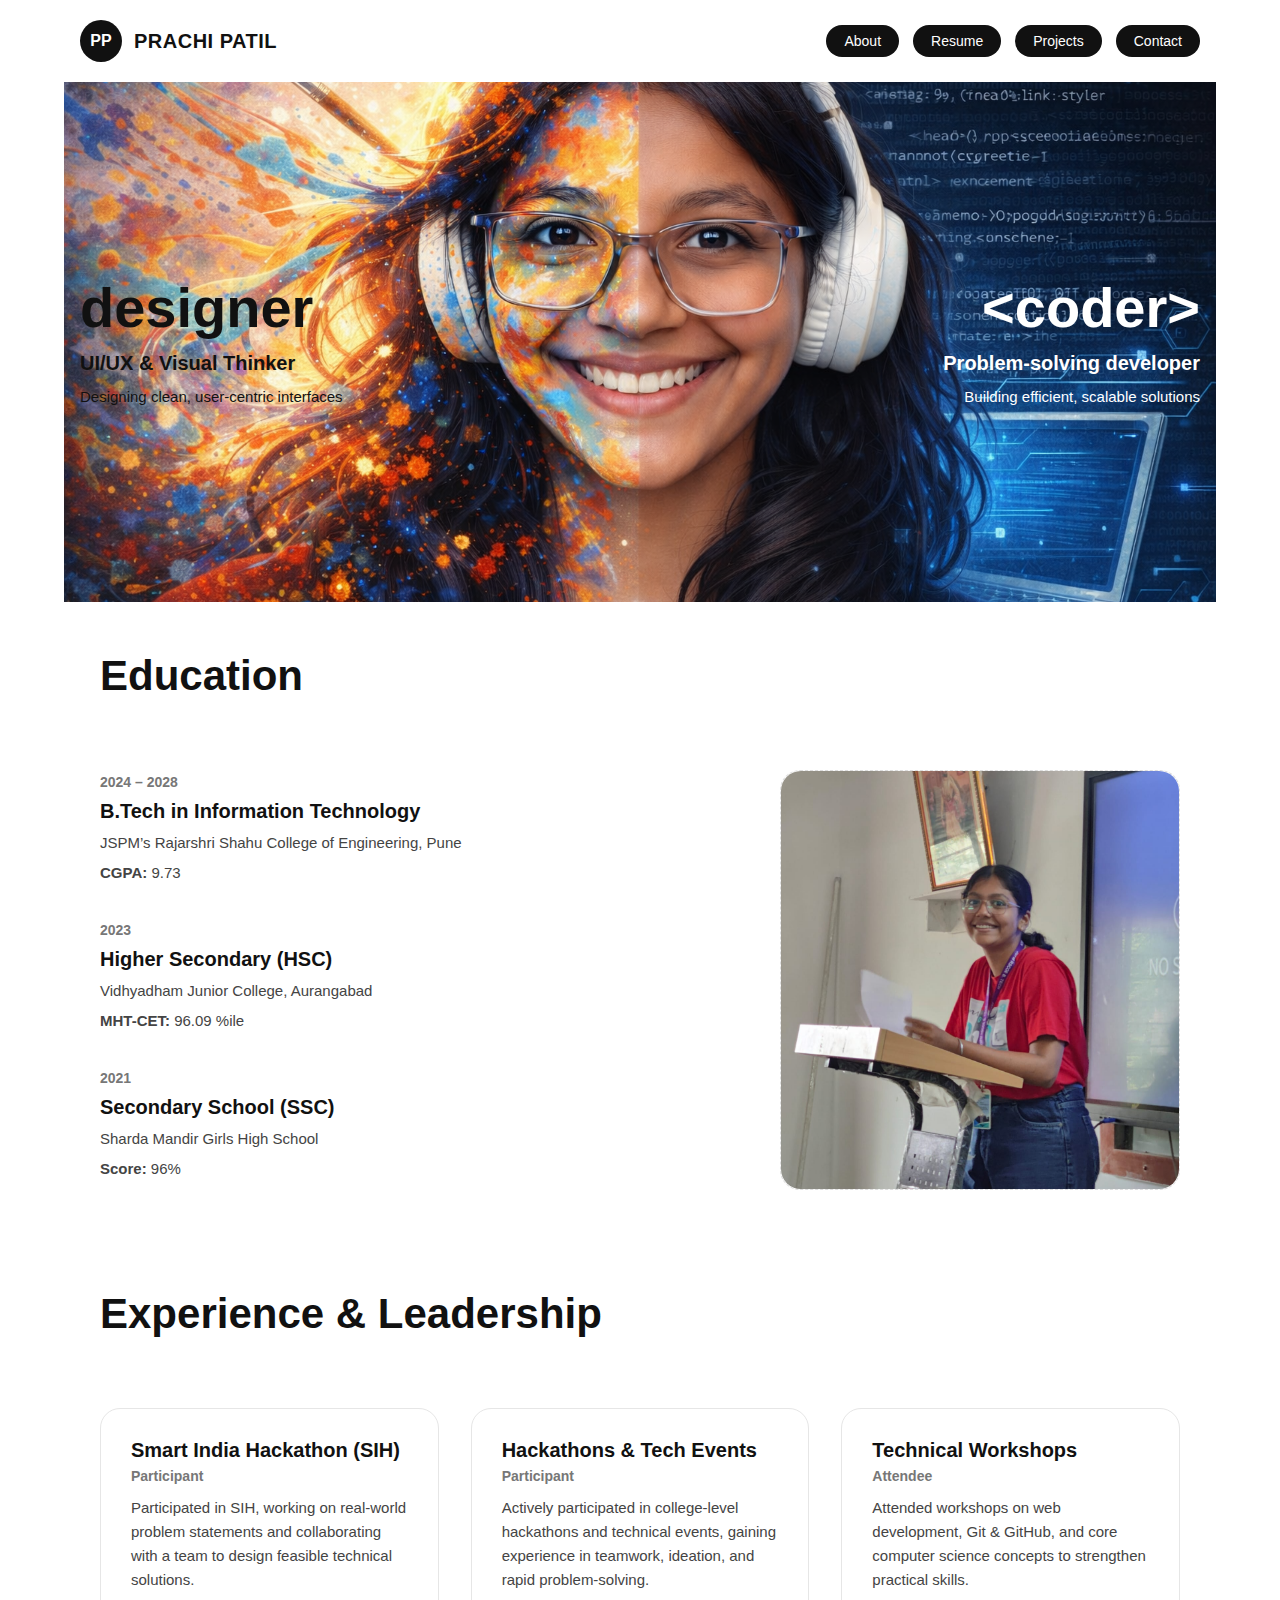
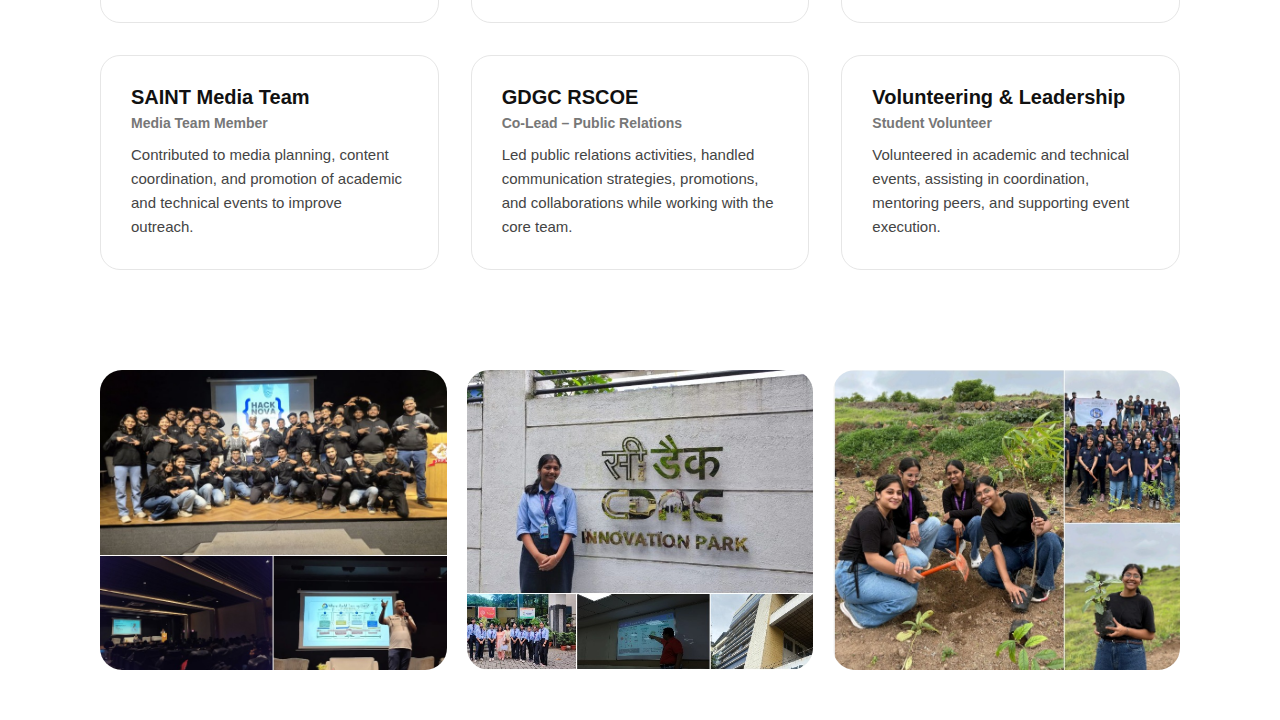
<file: index.html>
<!DOCTYPE html>
<html lang="en">
<head>
  <meta charset="UTF-8" />
  <meta name="viewport" content="width=device-width, initial-scale=1.0" />
  <title>Prachi Patil | Portfolio</title>

  <link rel="stylesheet" href="css/style.css" />
</head>
<body>

  <header class="header">
    <nav class="navbar">
      <div class="logo-container">
      <div class="logo-circle">PP</div>
      <span class="logo-text">PRACHI PATIL</span>
      </div>


      <ul class="nav-links">
        <li><a href="about.html">About</a></li>
        <li><a href="PRACHI PATIL resume.pdf" target="_blank">Resume</a></li>
        <li><a href="projects.html">Projects</a></li>
        <li><a href="contact.html">Contact</a></li>
    </ul>
    </nav>
  </header>

  <main>
    <section class="hero">

      <div class="hero-left">
        <h1>designer</h1>
        <h3>UI/UX & Visual Thinker</h3>
        <p>Designing clean, user-centric interfaces</p>
      </div>

      <div class="hero-right">
        <h1>&lt;coder&gt;</h1>
        <h3>Problem-solving developer</h3>
        <p>Building efficient, scalable solutions</p>
      </div>
    </section>
    
    <section class="education">
  <h2>Education</h2>

  <div class="education-layout">

    <!-- LEFT: Education Blocks -->
    <div class="education-blocks">

      <div class="edu-card">
        <span class="edu-year">2024 – 2028</span>
        <h3>B.Tech in Information Technology</h3>
        <p>JSPM’s Rajarshri Shahu College of Engineering, Pune</p>
        <p><strong>CGPA:</strong> 9.73</p>
      </div>

      <div class="edu-card">
        <span class="edu-year">2023</span>
        <h3>Higher Secondary (HSC)</h3>
        <p>Vidhyadham Junior College, Aurangabad</p>
        <p><strong>MHT-CET:</strong> 96.09 %ile</p>
      </div>

      <div class="edu-card">
        <span class="edu-year">2021</span>
        <h3>Secondary School (SSC)</h3>
        <p>Sharda Mandir Girls High School</p>
        <p><strong>Score:</strong> 96%</p>
      </div>

    </div>

    <!-- RIGHT: Image -->
    <div class="education-image">
      <!-- Add image later -->
      <img src="assets/images/collage.jpeg" alt="Education"> 
    </div>

  </div>
</section>
   <!-- experence -->
    <section class="experience">
  <h2>Experience & Leadership</h2>

  <div class="experience-blocks">

    <div class="exp-card">
      <h3>Smart India Hackathon (SIH)</h3>
      <p class="exp-role">Participant</p>
      <p class="exp-desc">
        Participated in SIH, working on real-world problem statements and
        collaborating with a team to design feasible technical solutions.
      </p>
    </div>

    <div class="exp-card">
      <h3>Hackathons & Tech Events</h3>
      <p class="exp-role">Participant</p>
      <p class="exp-desc">
        Actively participated in college-level hackathons and technical events,
        gaining experience in teamwork, ideation, and rapid problem-solving.
      </p>
    </div>

    <div class="exp-card">
      <h3>Technical Workshops</h3>
      <p class="exp-role">Attendee</p>
      <p class="exp-desc">
        Attended workshops on web development, Git & GitHub, and core computer
        science concepts to strengthen practical skills.
      </p>
    </div>

    <div class="exp-card">
      <h3>SAINT Media Team</h3>
      <p class="exp-role">Media Team Member</p>
      <p class="exp-desc">
        Contributed to media planning, content coordination, and promotion of
        academic and technical events to improve outreach.
      </p>
    </div>

    <div class="exp-card">
      <h3>GDGC RSCOE</h3>
      <p class="exp-role">Co-Lead – Public Relations</p>
      <p class="exp-desc">
        Led public relations activities, handled communication strategies,
        promotions, and collaborations while working with the core team.
      </p>
    </div>

    <div class="exp-card">
      <h3>Volunteering & Leadership</h3>
      <p class="exp-role">Student Volunteer</p>
      <p class="exp-desc">
        Volunteered in academic and technical events, assisting in coordination,
        mentoring peers, and supporting event execution.
      </p>
    </div>

  </div>
</section>
<!-- end -->
   <section class="experience-gallery">

  <div class="gallery-grid">
    <div class="gallery-item">
      <img src="assets/images/exp1.jpeg" alt="Experience Image 1">
    </div>

    <div class="gallery-item">
      <img src="assets/images/exp2.jpeg" alt="Experience Image 2">
    </div>

    <div class="gallery-item">
      <img src="assets/images/exp3.jpeg" alt="Experience Image 3">
    </div>
  </div>

</section>

  </main>

</body>
</html>
</file>
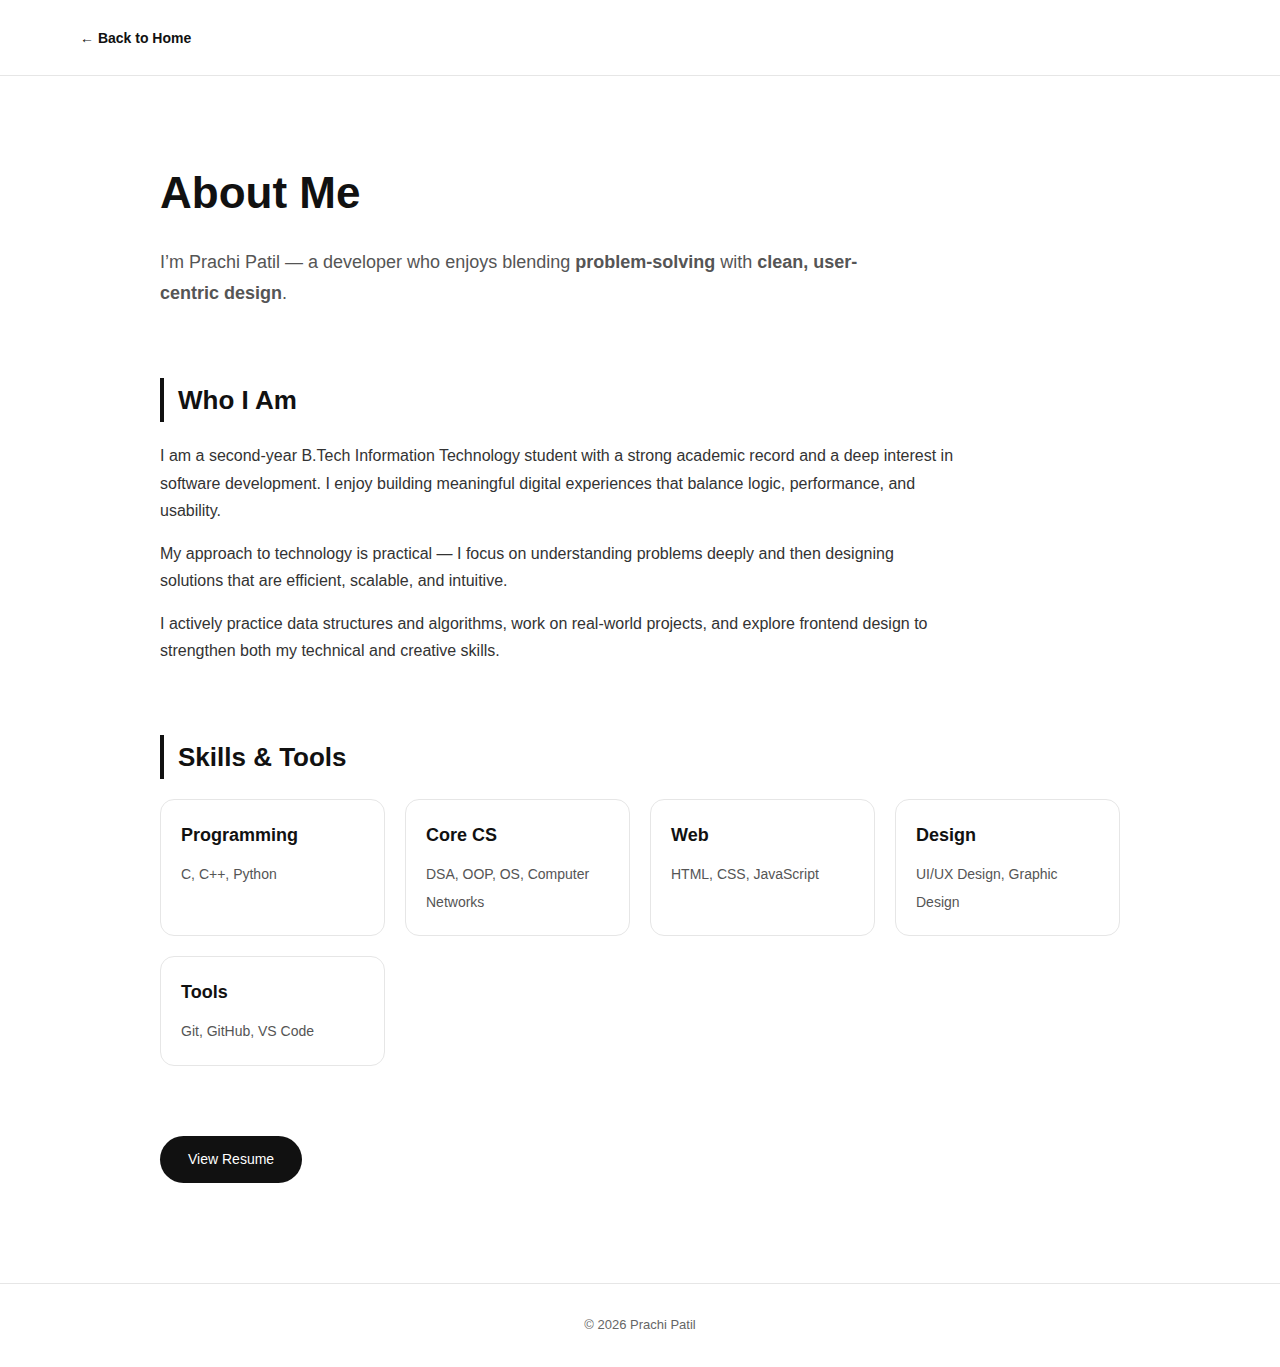
<file: about.html>
<!DOCTYPE html>
<html lang="en">
<head>
  <meta charset="UTF-8">
  <title>About | Prachi Patil</title>
  <meta name="viewport" content="width=device-width, initial-scale=1.0">

  <!-- INTERNAL CSS -->
  <style>
    /* ---------- RESET ---------- */
    * {
      margin: 0;
      padding: 0;
      box-sizing: border-box;
    }

    body {
      font-family: Arial, Helvetica, sans-serif;
      background-color: #ffffff;
      color: #111;
      line-height: 1.7;
    }

    /* ---------- HEADER ---------- */
    header {
      padding: 24px 80px;
      border-bottom: 1px solid #e6e6e6;
    }

    header a {
      text-decoration: none;
      color: #111;
      font-weight: 600;
      font-size: 14px;
    }

    /* ---------- MAIN CONTAINER ---------- */
    .container {
      max-width: 1000px;
      margin: 80px auto;
      padding: 0 20px;
    }

    /* ---------- HERO TEXT ---------- */
    .intro {
      max-width: 700px;
      margin-bottom: 70px;
    }

    h1 {
      font-size: 44px;
      margin-bottom: 16px;
    }

    .subtitle {
      font-size: 18px;
      color: #555;
    }

    /* ---------- SECTION ---------- */
    section {
      margin-bottom: 70px;
    }

    h2 {
      font-size: 26px;
      margin-bottom: 20px;
      border-left: 4px solid #111;
      padding-left: 14px;
    }

    p {
      font-size: 16px;
      color: #333;
      margin-bottom: 16px;
      max-width: 800px;
    }

    /* ---------- SKILLS GRID ---------- */
    .skills {
      display: grid;
      grid-template-columns: repeat(auto-fit, minmax(220px, 1fr));
      gap: 20px;
    }

    .skill-box {
      padding: 20px;
      border: 1px solid #e6e6e6;
      border-radius: 14px;
    }

    .skill-box h3 {
      font-size: 18px;
      margin-bottom: 10px;
    }

    .skill-box span {
      font-size: 14px;
      color: #555;
    }

    /* ---------- CTA ---------- */
    .cta {
      margin-top: 50px;
    }

    .cta a {
      display: inline-block;
      padding: 12px 28px;
      border-radius: 999px;
      background-color: #111;
      color: #fff;
      text-decoration: none;
      font-size: 14px;
      font-weight: 500;
      transition: background-color 0.2s ease, transform 0.2s ease;
    }

    .cta a:hover {
      background-color: #000;
      transform: translateY(-2px);
    }

    /* ---------- FOOTER ---------- */
    footer {
      margin-top: 100px;
      padding: 30px 0;
      text-align: center;
      font-size: 13px;
      color: #666;
      border-top: 1px solid #e6e6e6;
    }

    /* ---------- RESPONSIVE ---------- */
    @media (max-width: 768px) {
      header {
        padding: 20px;
      }

      h1 {
        font-size: 34px;
      }

      h2 {
        font-size: 22px;
      }
    }
  </style>
</head>

<body>

  <!-- HEADER -->
  <header>
    <a href="index.html">← Back to Home</a>
  </header>

  <!-- MAIN -->
  <main class="container">

    <!-- INTRO -->
    <div class="intro">
      <h1>About Me</h1>
      <p class="subtitle">
        I’m Prachi Patil — a developer who enjoys blending
        <strong>problem-solving</strong> with
        <strong>clean, user-centric design</strong>.
      </p>
    </div>

    <!-- SECTION: WHO I AM -->
    <section>
      <h2>Who I Am</h2>
      <p>
        I am a second-year B.Tech Information Technology student with a strong
        academic record and a deep interest in software development. I enjoy
        building meaningful digital experiences that balance logic, performance,
        and usability.
      </p>
      <p>
        My approach to technology is practical — I focus on understanding
        problems deeply and then designing solutions that are efficient,
        scalable, and intuitive.
      </p>
      <p>
        I actively practice data structures and algorithms, work on real-world
        projects, and explore frontend design to strengthen both my technical
        and creative skills.
      </p>
    </section>

    <!-- SECTION: SKILLS -->
    <section>
      <h2>Skills & Tools</h2>

      <div class="skills">
        <div class="skill-box">
          <h3>Programming</h3>
          <span>C, C++, Python</span>
        </div>

        <div class="skill-box">
          <h3>Core CS</h3>
          <span>DSA, OOP, OS, Computer Networks</span>
        </div>

        <div class="skill-box">
          <h3>Web</h3>
          <span>HTML, CSS, JavaScript</span>
        </div>

        <div class="skill-box">
          <h3>Design</h3>
          <span>UI/UX Design, Graphic Design</span>
        </div>

        <div class="skill-box">
          <h3>Tools</h3>
          <span>Git, GitHub, VS Code</span>
        </div>
      </div>
    </section>

    <!-- CTA -->
    <div class="cta">
      <a href="PRACHI PATIL resume.pdf" target="_blank">View Resume</a>
    </div>

  </main>

  <!-- FOOTER -->
  <footer>
    © 2026 Prachi Patil
  </footer>

</body>
</html>
</file>
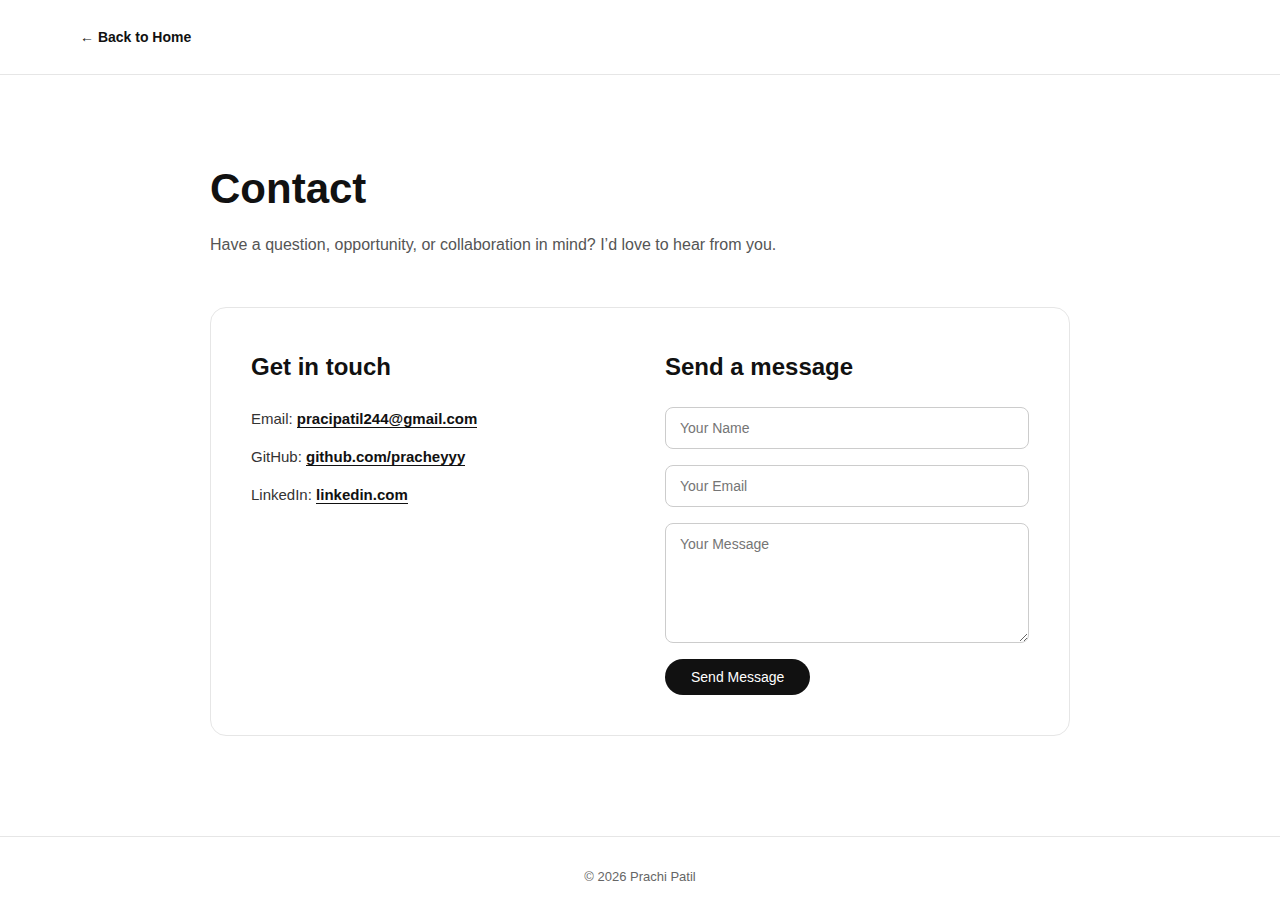
<file: contact.html>
<!DOCTYPE html>
<html lang="en">
<head>
  <meta charset="UTF-8">
  <title>Contact | Prachi Patil</title>
  <meta name="viewport" content="width=device-width, initial-scale=1.0">

  <style>
    /* ---------- RESET ---------- */
    * {
      margin: 0;
      padding: 0;
      box-sizing: border-box;
    }

    body {
      font-family: Arial, Helvetica, sans-serif;
      background-color: #ffffff;
      color: #111;
      line-height: 1.6;
    }

    /* ---------- HEADER ---------- */
    header {
      padding: 24px 80px;
      border-bottom: 1px solid #e6e6e6;
    }

    header a {
      text-decoration: none;
      color: #111;
      font-size: 14px;
      font-weight: 600;
    }

    /* ---------- MAIN ---------- */
    .container {
      max-width: 900px;
      margin: 80px auto;
      padding: 0 20px;
    }

    h1 {
      font-size: 42px;
      margin-bottom: 10px;
    }

    .subtitle {
      font-size: 16px;
      color: #555;
      margin-bottom: 50px;
      max-width: 600px;
    }

    /* ---------- CARD LAYOUT ---------- */
    .contact-card {
      display: grid;
      grid-template-columns: 1fr 1fr;
      gap: 50px;
      padding: 40px;
      border: 1px solid #e6e6e6;
      border-radius: 16px;
    }

    /* ---------- INFO SECTION ---------- */
    .contact-info h2 {
      font-size: 24px;
      margin-bottom: 20px;
    }

    .contact-info p {
      font-size: 15px;
      margin-bottom: 14px;
      color: #333;
    }

    .contact-info a {
      color: #111;
      font-weight: 600;
      text-decoration: none;
      border-bottom: 1px solid #111;
    }

    /* ---------- FORM ---------- */
    .contact-form h2 {
      font-size: 24px;
      margin-bottom: 20px;
    }

    form {
      display: flex;
      flex-direction: column;
      gap: 16px;
    }

    input, textarea {
      padding: 12px 14px;
      font-size: 14px;
      border-radius: 8px;
      border: 1px solid #ccc;
      font-family: inherit;
      transition: border-color 0.2s ease;
    }

    input:focus, textarea:focus {
      outline: none;
      border-color: #111;
    }

    textarea {
      min-height: 120px;
      resize: vertical;
    }

    button {
      align-self: flex-start;
      padding: 10px 26px;
      border-radius: 999px;
      border: none;
      background-color: #111;
      color: #fff;
      font-size: 14px;
      font-weight: 500;
      cursor: pointer;
      transition: background-color 0.2s ease, transform 0.2s ease;
    }

    button:hover {
      background-color: #000;
      transform: translateY(-2px);
    }

    /* ---------- FOOTER ---------- */
    footer {
      margin-top: 100px;
      padding: 30px 0;
      text-align: center;
      font-size: 13px;
      color: #666;
      border-top: 1px solid #e6e6e6;
    }

    /* ---------- RESPONSIVE ---------- */
    @media (max-width: 768px) {
      header {
        padding: 20px;
      }

      h1 {
        font-size: 34px;
      }

      .contact-card {
        grid-template-columns: 1fr;
        gap: 40px;
      }
    }
  </style>
</head>

<body>

  <!-- HEADER -->
  <header>
    <a href="index.html">← Back to Home</a>
  </header>

  <!-- MAIN -->
  <main class="container">
    <h1>Contact</h1>
    <p class="subtitle">
      Have a question, opportunity, or collaboration in mind?
      I’d love to hear from you.
    </p>

    <section class="contact-card">

      <!-- LEFT: INFO -->
      <div class="contact-info">
        <h2>Get in touch</h2>
        <p>Email: <a href="mailto:pracipatil244@gmail.com">pracipatil244@gmail.com</a></p>
        <p>GitHub: <a href="https://github.com/pracheyyy" target="_blank">github.com/pracheyyy</a></p>
        <p>LinkedIn: <a href="https://linkedin.com" target="_blank">linkedin.com</a></p>
      </div>

      <!-- RIGHT: FORM -->
      <div class="contact-form">
        <h2>Send a message</h2>

        <form>
          <input type="text" placeholder="Your Name" required>
          <input type="email" placeholder="Your Email" required>
          <textarea placeholder="Your Message" required></textarea>
          <button type="submit">Send Message</button>
        </form>
      </div>

    </section>
  </main>

  <!-- FOOTER -->
  <footer>
    © 2026 Prachi Patil
  </footer>

</body>
</html>
</file>
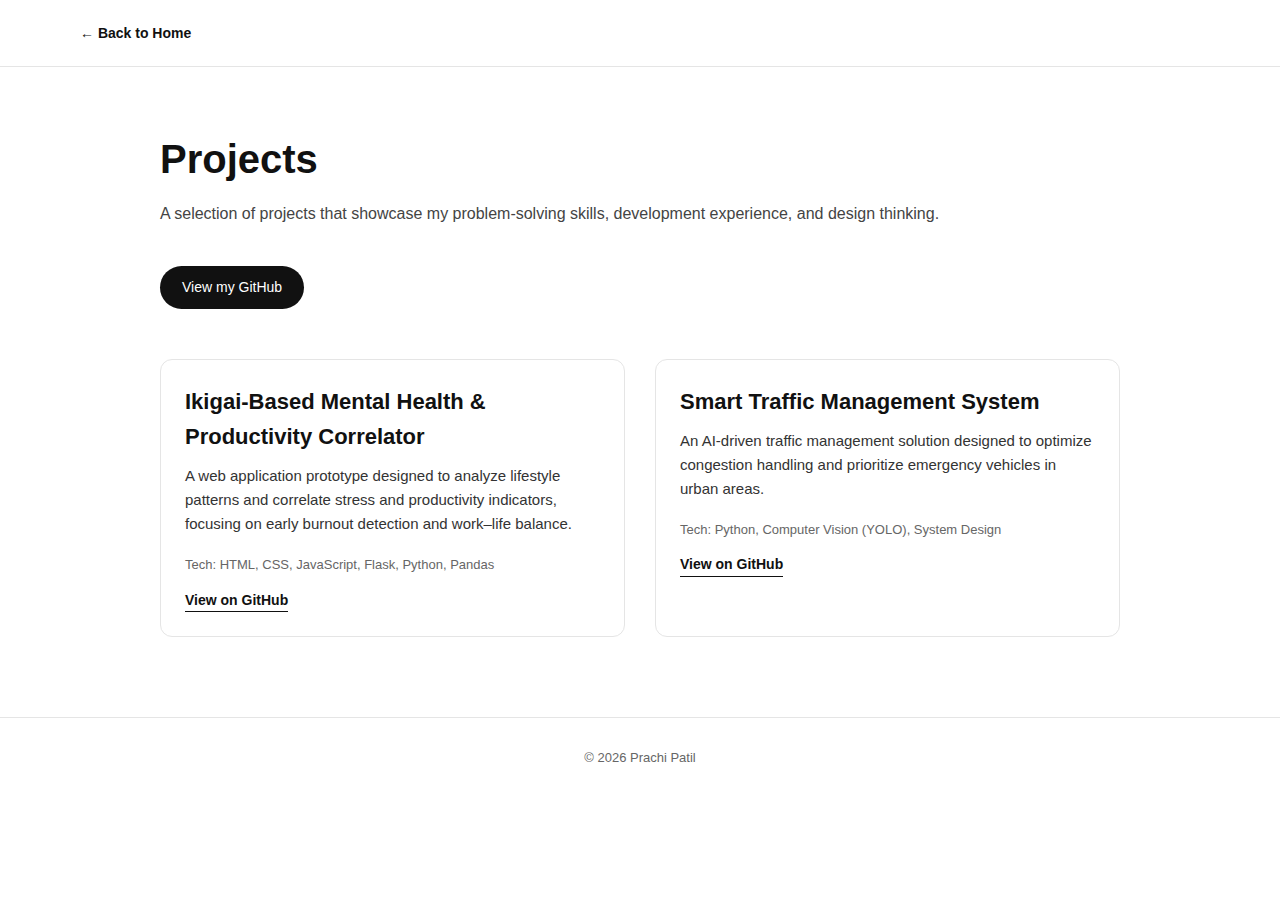
<file: projects.html>
<!DOCTYPE html>
<html lang="en">
<head>
  <meta charset="UTF-8">
  <title>Projects | Prachi Patil</title>
  <meta name="viewport" content="width=device-width, initial-scale=1.0">

  <!-- INTERNAL CSS -->
  <style>
    * {
      margin: 0;
      padding: 0;
      box-sizing: border-box;
    }

    body {
      font-family: Arial, Helvetica, sans-serif;
      background-color: #ffffff;
      color: #111;
      line-height: 1.6;
    }

    header {
      padding: 20px 80px;
      border-bottom: 1px solid #e5e5e5;
    }

    header a {
      text-decoration: none;
      color: #111;
      font-weight: 600;
      font-size: 14px;
    }

    .container {
      max-width: 1000px;
      margin: 60px auto;
      padding: 0 20px;
    }

    h1 {
      font-size: 40px;
      margin-bottom: 10px;
    }

    .subtitle {
      color: #444;
      margin-bottom: 40px;
    }

    /* GitHub section */
    .github {
      margin-bottom: 50px;
    }

    .github a {
      display: inline-block;
      padding: 10px 22px;
      background-color: #111;
      color: #fff;
      text-decoration: none;
      border-radius: 999px;
      font-size: 14px;
    }

    .github a:hover {
      background-color: #000;
    }

    /* Projects */
    .projects {
      display: grid;
      grid-template-columns: repeat(auto-fit, minmax(280px, 1fr));
      gap: 30px;
    }

    .project-card {
      border: 1px solid #e5e5e5;
      padding: 24px;
      border-radius: 12px;
    }

    .project-card h2 {
      font-size: 22px;
      margin-bottom: 10px;
    }

    .project-card p {
      font-size: 15px;
      color: #333;
      margin-bottom: 15px;
    }

    .project-card span {
      font-size: 13px;
      color: #666;
    }

    .project-card a {
      display: inline-block;
      margin-top: 12px;
      font-size: 14px;
      font-weight: 600;
      color: #111;
      text-decoration: none;
      border-bottom: 1px solid #111;
    }

    footer {
      margin-top: 80px;
      padding: 30px 0;
      text-align: center;
      font-size: 13px;
      color: #666;
      border-top: 1px solid #e5e5e5;
    }

    @media (max-width: 600px) {
      header {
        padding: 20px;
      }
      h1 {
        font-size: 32px;
      }
    }
  </style>
  <meta name="viewport" content="width=device-width, initial-scale=1.0">

</head>

<body>

  <!-- HEADER -->
  <header>
    <a href="index.html">← Back to Home</a>
  </header>

  <!-- MAIN -->
  <main class="container">
    <h1>Projects</h1>
    <p class="subtitle">
      A selection of projects that showcase my problem-solving skills,
      development experience, and design thinking.
    </p>

    <!-- GitHub -->
    <section class="github">
      <a href="https://github.com/pracheyyy" target="_blank">
        View my GitHub
      </a>
    </section>

    <!-- Projects List -->
    <section class="projects">

      <!-- Project 1 -->
      <div class="project-card">
        <h2>Ikigai-Based Mental Health & Productivity Correlator</h2>
        <p>
          A web application prototype designed to analyze lifestyle patterns
          and correlate stress and productivity indicators, focusing on early
          burnout detection and work–life balance.
        </p>
        <span>Tech: HTML, CSS, JavaScript, Flask, Python, Pandas</span><br>
        <a href="https://github.com/pracheyyy/IKAGAI-project.git" target="_blank">View on GitHub</a>
      </div>

      <!-- Project 2 -->
      <div class="project-card">
        <h2>Smart Traffic Management System</h2>
        <p>
          An AI-driven traffic management solution designed to optimize
          congestion handling and prioritize emergency vehicles in urban areas.
        </p>
        <span>Tech: Python, Computer Vision (YOLO), System Design</span><br>
        <a href="https://github.com/pracheyyy/dynamic-traffic-management-system.git" target="_blank">View on GitHub</a>
      </div>

    </section>
  </main>

  <!-- FOOTER -->
  <footer>
    © 2026 Prachi Patil
  </footer>

</body>
</html>
</file>
<file: css/style.css>
/* ===== GLOBAL RESET ===== */
* {
  margin: 0;
  padding: 0;
  box-sizing: border-box;
}


/* ================== RESET ================== */
* {
  margin: 0;
  padding: 0;
  box-sizing: border-box;
}

/* ================== BODY ================== */
body {
  font-family: Arial, Helvetica, sans-serif;
  background-color: #ffffff;
}
body {
  margin: 0;
  padding: 0;
  font-family: 'Inter', sans-serif;
  overflow-x: hidden;   /* ONLY horizontal */
  overflow-y: auto;     /* allow vertical scroll */
}


/* ================== NAVBAR ================== */
.header {
  padding: 20px 80px;
  background-color: #ffffff;
}

.navbar {
  display: flex;
  justify-content: space-between;
  align-items: center;
}

.logo {
  font-size: 22px;
  font-weight: bold;
  color: #111;
}

.nav-links {
  list-style: none;
  display: flex;
  gap: 14px;
}

/* ================== LOGO ================== */

.logo-container {
  display: flex;
  align-items: center;
  gap: 12px;
}

.logo-circle {
  width: 42px;
  height: 42px;
  border-radius: 50%;

  background-color: #111;
  color: #fff;

  display: flex;
  align-items: center;
  justify-content: center;

  font-size: 16px;
  font-weight: 600;
}

.logo-text {
  font-size: 20px;
  font-weight: 600;
  color: #111;
  letter-spacing: 0.5px;
}


/* Navbar buttons */
.nav-links a {
  text-decoration: none;
  font-size: 14px;
  font-weight: 500;

  padding: 8px 18px;
  border-radius: 999px;

  background-color: #111;
  color: #ffffff !important;

  display: inline-block;
  transition: background-color 0.2s ease, transform 0.2s ease;
}

.nav-links a:hover {
  background-color: #000;
  transform: translateY(-2px);
}

/* ================== HERO SECTION ================== */
.hero {
  display: grid;
  grid-template-columns: 1fr 1fr;
  align-items: center;

  padding: 60px 60px;          /* vertical padding added */
  min-height: 520px;           /* controlled height (IMPORTANT) */

  background-image: url("../assets/images/header1.png");
  background-size: 90%;        /* balanced size */
  background-position: center;
  background-repeat: no-repeat;
}

/* ================== LEFT (DESIGNER) ================== */
.hero-left {
  color: #111;
  text-align: left;

  max-width: 360px;
  margin-left: 20px;
}

.hero-left h1 {
  font-size: 56px;
  margin-bottom: 12px;
}

.hero-left h3 {
  font-size: 20px;
  margin-bottom: 10px;
}

.hero-left p {
  font-size: 15px;
  line-height: 1.6;
}

/* ================== RIGHT (CODER) ================== */
.hero-right {
  color: #ffffff;
  text-align: right;

  max-width: 360px;
  margin-left: auto;
  margin-right: 20px;
}

.hero-right h1 {
  font-size: 56px;
  margin-bottom: 12px;
}

.hero-right h3 {
  font-size: 20px;
  margin-bottom: 10px;
}

.hero-right p {
  font-size: 15px;
  line-height: 1.6;
}


/* ================== EDUCATION SECTION ================== */

.education h2 {
  font-size: 42px;
  font-weight: 700;
  margin-bottom: 70px;
  color: #111;
}

/* Two-column layout */
.education-layout {
  display: grid;
  grid-template-columns: 1.2fr 0.8fr;
  gap: 80px;
  align-items: flex-start;
}

/* ================== EDUCATION BLOCKS ================== */

.education-blocks {
  height: 420px;              /* SAME as image */
  display: grid;
  grid-template-rows: repeat(3, 1fr);  /* split evenly */
  gap: 24px;
}


.edu-card {
  height: 100%;
  display: flex;
  flex-direction: column;
  justify-content: center;   /* vertical centering */
}


.edu-card:hover {
  transform: translateY(-4px);
  box-shadow: 0 10px 30px rgba(0,0,0,0.06);
}

.edu-year {
  font-size: 14px;
  font-weight: 600;
  color: #777;
  display: block;
  margin-bottom: 10px;
}

.edu-card h3 {
  font-size: 20px;
  font-weight: 600;
  margin-bottom: 8px;
  color: #111;
}

.edu-card p {
  font-size: 15px;
  color: #444;
  margin-bottom: 6px;
  line-height: 1.6;
}

/* ================== IMAGE AREA ================== */

.education-image {
  height: 420px;
  border: 1px dashed #ddd;
  border-radius: 20px;

  display: flex;
  align-items: center;
  justify-content: center;

  font-size: 15px;
  color: #aaa;
  background-color: #fafafa;
}

/* When you add an image */
.education-image img {
  width: 100%;
  height: 100%;
  object-fit: cover;
  border-radius: 20px;
}

/* ================== RESPONSIVE ================== */

@media (max-width: 900px) {
  .education {
  padding: 120px 120px 60px; /* bottom padding reduced */
  background-color: #ffffff;
}

  .education-layout {
    grid-template-columns: 1fr;
    gap: 60px;
  }

  .education-image {
    height: 420px;
  }
}

/* ================== EXPERIENCE / LEADERSHIP ================== */

.experience h2 {
  font-size: 42px;
  font-weight: 700;
  margin-bottom: 70px;
  color: #111;
}

/* Grid for 6 blocks */
.experience-blocks {
  display: grid;
  grid-template-columns: repeat(3, 1fr);
  gap: 32px;
  max-width: 1200px;
}

/* Card */
.exp-card {
  border: 1px solid #e6e6e6;
  border-radius: 20px;
  padding: 30px;
  background-color: #ffffff;

  display: flex;
  flex-direction: column;

  transition: transform 0.2s ease, box-shadow 0.2s ease;
}

.exp-card:hover {
  transform: translateY(-6px);
  box-shadow: 0 12px 32px rgba(0, 0, 0, 0.08);
}

/* Title */
.exp-card h3 {
  font-size: 20px;
  font-weight: 600;
  margin-bottom: 6px;
  color: #111;
}

/* Role */
.exp-role {
  font-size: 14px;
  font-weight: 600;
  color: #777;
  margin-bottom: 12px;
}

/* Description */
.exp-desc {
  font-size: 15px;
  color: #444;
  line-height: 1.6;
}

/* ================== RESPONSIVE ================== */

@media (max-width: 1024px) {
  .experience-blocks {
    grid-template-columns: repeat(2, 1fr);
  }
}

@media (max-width: 768px) {
  .experience {
    padding: 90px 20px;
  }

  .experience h2 {
    font-size: 32px;
    margin-bottom: 50px;
  }

  .experience-blocks {
    grid-template-columns: 1fr;
  }
}

/* ================== EXPERIENCE IMAGE GALLERY ================== */


.gallery-grid {
  display: grid;
  grid-template-columns: repeat(3, 1fr);
  gap: 20px;              /* less space between images */
  max-width: 100%;
}

/* Image card */
.gallery-item {
  height: 300px;          /* taller = more immersive */
  border-radius: 22px;
  overflow: hidden;
  background-color: #f5f5f5;
}

/* Image */
.gallery-item img {
  width: 100%;
  height: 100%;
  object-fit: cover;

  transition: transform 0.3s ease;
}

.gallery-item:hover img {
  transform: scale(1.05);
}

/* ================== RESPONSIVE ================== */

@media (max-width: 900px) {
  .experience-gallery {
    padding: 20px;
  }

  .gallery-grid {
    grid-template-columns: 1fr;
    gap: 16px;
  }

  .gallery-item {
    height: 220px;
  }
}


/* ================== SKILLS SECTION ================== */


.skills h2 {
  font-size: 42px;
  font-weight: 700;
  margin-bottom: 70px;
  color: #111;
  margin-top: 0;
}

/* Grid */
.skills-grid {
  display: grid;
  grid-template-columns: repeat(3, 1fr);
  gap: 32px;
  max-width: 1200px;
}

/* Card */
.skill-card {
  border: 1px solid #e6e6e6;
  border-radius: 20px;
  padding: 30px;
  background-color: #ffffff;

  transition: transform 0.2s ease, box-shadow 0.2s ease;
}

.skill-card:hover {
  transform: translateY(-5px);
  box-shadow: 0 12px 30px rgba(0, 0, 0, 0.06);
}

/* Title */
.skill-card h3 {
  font-size: 20px;
  font-weight: 600;
  margin-bottom: 16px;
  color: #111;
}

/* List */
.skill-card ul {
  list-style: none;
  padding: 0;
  margin: 0;
}

.skill-card li {
  font-size: 15px;
  color: #444;
  padding: 6px 0;
  border-bottom: 1px solid #f0f0f0;
}

.skill-card li:last-child {
  border-bottom: none;
}

/* ================== RESPONSIVE ================== */

@media (max-width: 1024px) {
  .skills-grid {
    grid-template-columns: repeat(2, 1fr);
  }
}

@media (max-width: 768px) {
  .skills {
    padding: 90px 20px;
  }

  .skills h2 {
    font-size: 32px;
    margin-bottom: 50px;
  }

  .skills-grid {
    grid-template-columns: 1fr;
  }
}

/* ===== PROJECTS ===== */

.section-title {
  font-size: 42px;
  font-weight: 700;
  margin-bottom: 40px;
}

/* Project Card */
.project-card {
  display: flex;
  gap: 40px;
  padding: 30px;
  border-radius: 20px;
  background: #fafafa;
  border: 1px solid #e6e6e6;
  margin-bottom: 40px;
  align-items: center;
}

/* Left Content */
.project-text {
  flex: 1.2;
}

.project-text h3 {
  font-size: 24px;
  margin: 12px 0;
}

.project-text p {
  color: #444;
  line-height: 1.6;
  margin-bottom: 12px;
}

.project-text ul {
  padding-left: 18px;
  margin-bottom: 12px;
}

.project-text li {
  margin-bottom: 6px;
  color: #444;
}

/* Badge */
.badge {
  display: inline-block;
  padding: 6px 14px;
  font-size: 12px;
  border-radius: 20px;
  font-weight: 600;
}

.completed {
  border: 1px solid #111;
}

.prototype {
  border: 1px dashed #555;
}

/* Link */
.project-link {
  display: inline-block;
  margin-top: 8px;
  font-weight: 600;
  text-decoration: none;
  color: #111;
  border-bottom: 2px solid #111;
}

/* Right Image */
.project-image {
  flex: 0.8;
  height: 220px;
  border-radius: 16px;
  overflow: hidden;
  background: #eee;
}

.project-image img {
  width: 100%;
  height: 100%;
  object-fit: cover;
}

/* Responsive */
@media (max-width: 900px) {
  .projects-section {
    padding: 40px 20px;
  }

  .project-card {
    flex-direction: column;
  }

  .project-image {
    width: 100%;
    height: 300px;
  }
}

/* ===== SECTION SPACING FIX ===== */

section {
  padding: 60px 100px;
  margin: 0;
}

.projects-section {
  padding-top: 30px;
}

.section-title {
  margin-top: 0;
}

/* ================== FOOTER ================== */

.footer {
  background: #111;
  color: #fff;
  padding: 60px 100px 30px;
  margin-top: 60px;
}

.footer-container {
  display: grid;
  grid-template-columns: 1.5fr 1fr 1fr;
  gap: 40px;
}

.footer h3 {
  font-size: 26px;
  margin-bottom: 10px;
}

.footer h4 {
  font-size: 18px;
  margin-bottom: 10px;
}

.footer p {
  font-size: 14px;
  line-height: 1.6;
  color: #ccc;
}

.footer a {
  display: block;
  color: #fff;
  text-decoration: none;
  margin-bottom: 8px;
  font-size: 14px;
}

.footer a:hover {
  text-decoration: underline;
}

/* Bottom line */
.footer-bottom {
  text-align: center;
  margin-top: 40px;
  font-size: 13px;
  color: #aaa;
  border-top: 1px solid #333;
  padding-top: 20px;
}

/* Responsive */
@media (max-width: 900px) {
  .footer {
    padding: 40px 20px;
    position: relative;
    width: 100%;
    z-index: 1;
  }

  .footer-container {
    grid-template-columns: 1fr;
    text-align: center;
  }

  .footer a {
    display: inline-block;
    margin: 6px 10px;
  }
}

/* ===== GLOBAL SECTION SPACING (IMPORTANT) ===== */

section {
  padding: 50px 100px;
}

@media (max-width: 900px) {
  section {
    padding: 40px 20px;
  }
}
</file>
